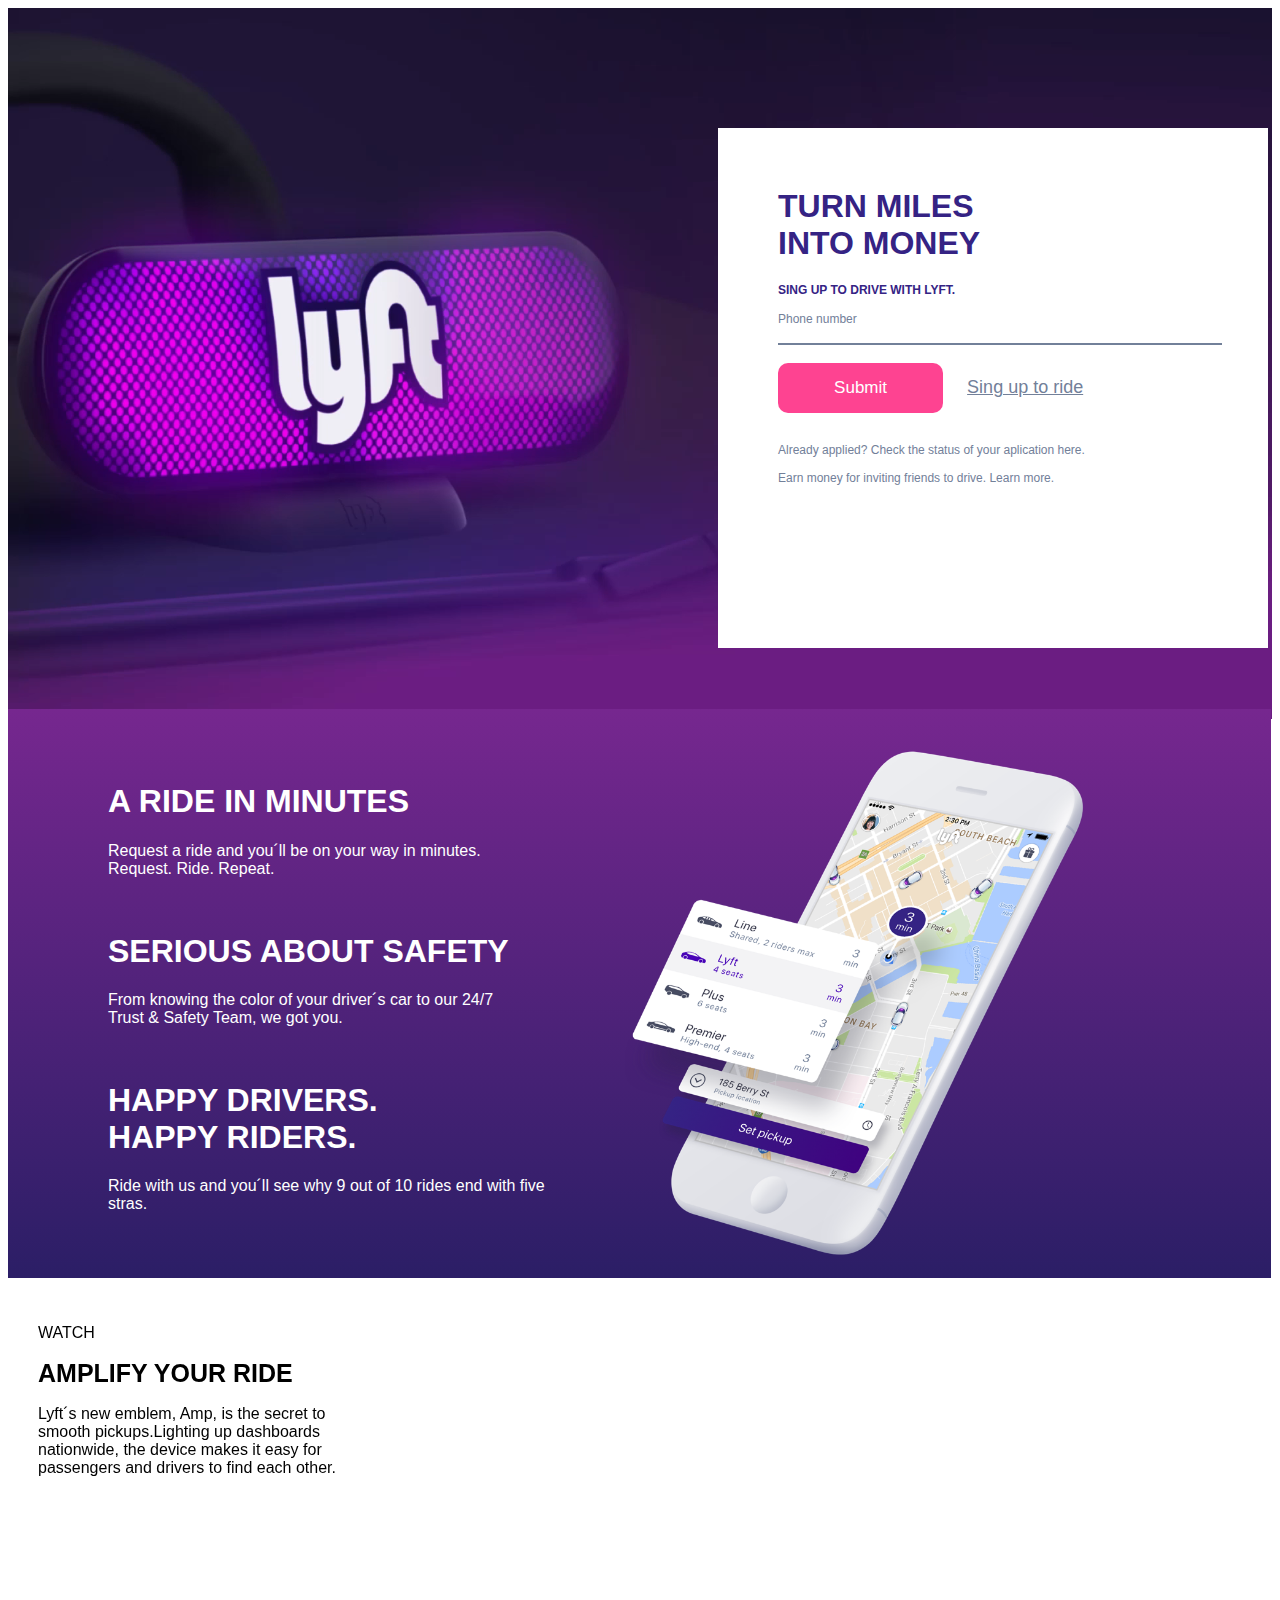
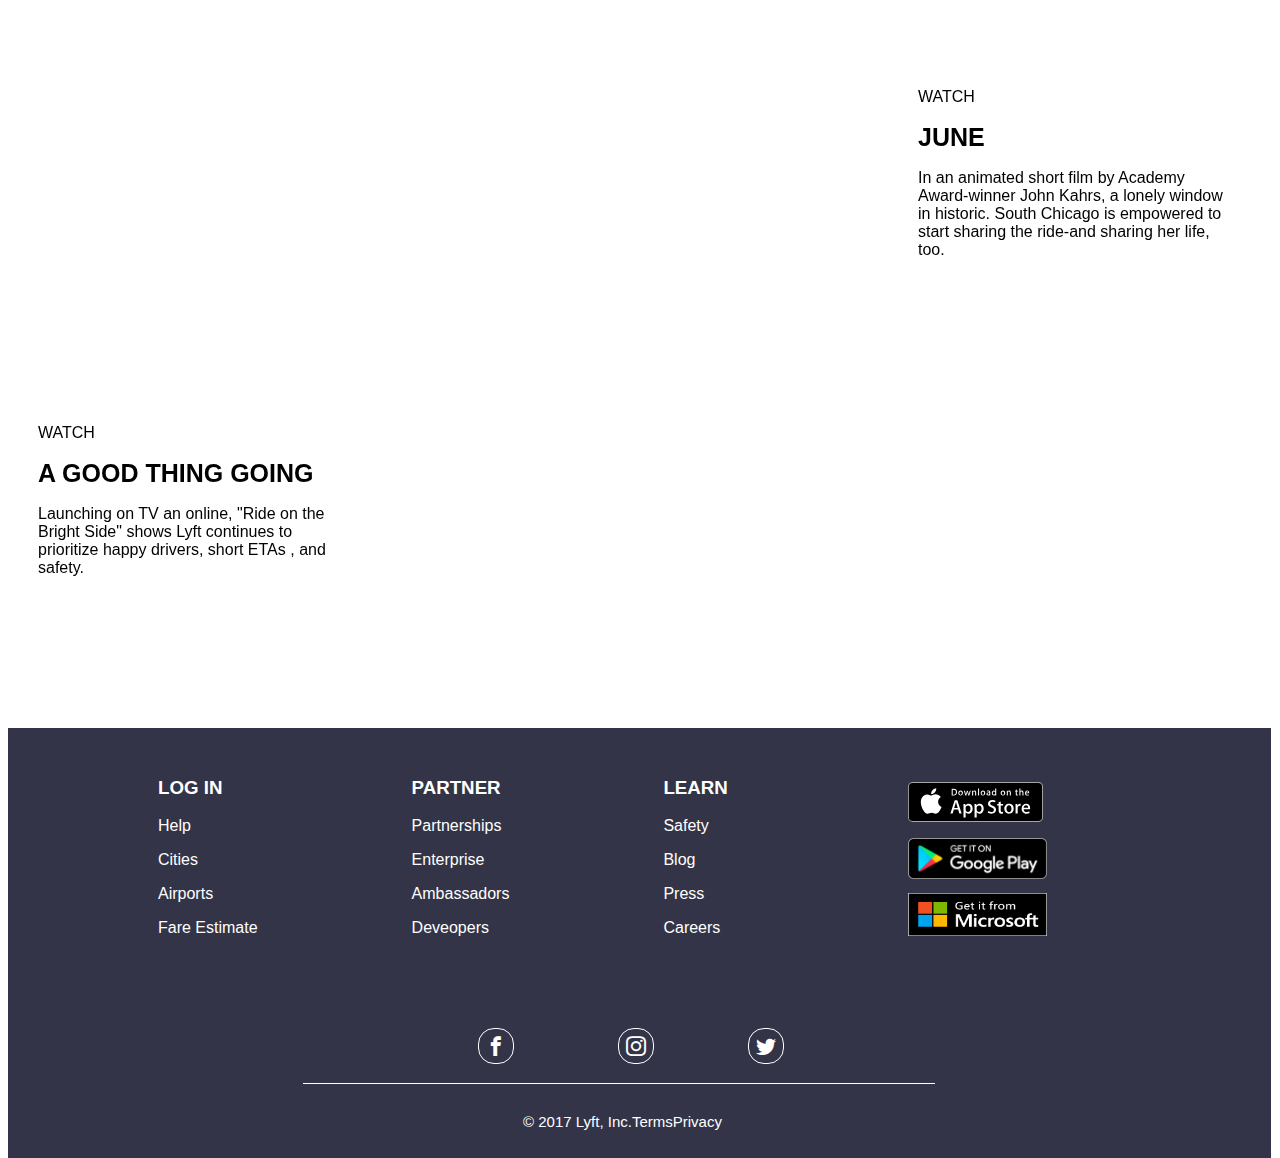
<file: index.html>
<!DOCTYPE html>
<html lang="en">
<head>
  <meta charset="UTF-8">
  <meta name="viewport" content="width=device-width, initial-scale=1.0">
  <meta http-equiv="X-UA-Compatible" content="ie=edge">
  <link rel="stylesheet" href="assets/css/main.css">
  <link rel="stylesheet" href="assets/icom/style.css">
  <title>Document</title>
</head>
<body>
  <!--<nav id="nav">
    <img src="assets/img/logo-pink.png" alt="">
    <a  id="drive" href="#">Drive</a>
    <a  id="explore" href="#">Explore</a>
    <a id="help" href="#">Help</a>
    <div id="log">
      <a href="#">Log in</a>
    </div>
    <div id="sing">
      <a href="#">Sing up</a>
    </div>
  </nav>-->
  <header>
    <nav id="nav">
      <video id="mivideo" autoplay="autoplay" loop>
          <source src="assets/img/hero-video.mp4" type="video/mp4"></source>
      </video>
      <div id="menu">
        <img src="assets/img/logo-white.png" alt="">
        <a  id="drive" href="#">Drive</a>
        <a  id="explore" href="#">Explore</a>
        <a id="help" href="#">Help</a>
        <div id="log">
          <a href="#">Log in</a>
        </div>
        <!--<div id="sing">
          <a href="#">Sing up</a>
        </div>-->
      </div>
    </nav>
    <div id="formulario-contenedor">
      <div id="titulo-uno">
        <h1>TURN MILES <br>INTO MONEY</h1>
        <p><strong>SING UP TO DRIVE WITH LYFT.</strong></p>
      </div>
      <form class="" action="index.html" method="post">
        <div class="">
          <label for="">Phone number</label><br>
          <input type="text" name="" value="" class="input" id="celular" pattern="^([9]\d{8})+$"  maxlength="9" title="El número de celular debe empezar con 9" required="" onclick="abriendoFormulario();"><br><br>
          <span id="spanOculto">
            <label for="">Name</label>
            <input type="text" name="" value="" class="input" id="nombre" pattern="^([A-ZÁÉÍÓÚ]{1}[a-zñáéíóú]+[\s]*)+$" title="Introducir la primera letra con mayúscula" required=""><br><br>
            <label for="">Email</label>
            <input type="text" name="" value="" id="email" p><br><br>
            <label for="">City</label>
            <input type="text" name="" value="" class="input" id="city" pattern="^([A-ZÁÉÍÓÚ]{1}[a-zñáéíóú]+[\s]*)+$" title="Introducir la primera letra con mayúscula" required="">
          </span>
          <input type="submit" name="button" id="boton-form" onclick="this.form.submit(); this.form.reset()"></input>
          <a href="#" id="a-boton">Sing up to ride</a><br><br>
        </div>
      </form>
      <p id="formulario-condiciones">Already applied? Check the status of your aplication here.<br><br>Earn money for inviting friends to drive. Learn more.</p>
    </div>
  </header>
  <div id="informacion-uno">
      <img src="assets/img/phone.png" alt="">
      <div id="tit-info-uno">
        <h1>A RIDE IN MINUTES</h1>
        <p>Request a ride and you´ll be on your way in minutes. <br> Request. Ride. Repeat.</p>
      </div>
      <div id="tit-info-dos">
        <h1>SERIOUS ABOUT SAFETY</h1>
        <p>From knowing the color of your driver´s car to our 24/7<br>Trust & Safety Team, we got you.</p>
      </div>
      <div id="tit-info-tres">
        <h1>HAPPY DRIVERS.<br>HAPPY RIDERS.</h1>
        <p>Ride with  us and you´ll see why 9 out of 10 rides end with five<br>stras.</p>
      </div>
  </div>
  <div id="videos-uno">
    <div id="texto-uno">
      <p>WATCH</p>
      <h1>AMPLIFY YOUR RIDE</h1>
      <p>Lyft´s new emblem, Amp, is the secret to <br>smooth pickups.Lighting up dashboards <br>nationwide, the device makes it easy for <br>passengers and drivers to find each other.</p>
    </div>
    <iframe width="640" height="360" src="https://www.youtube.com/embed/fLSmUWOYpKw" frameborder="0" allowfullscreen></iframe>
  </div>
  <div id="videos-dos">
    <iframe width="640" height="360" src="https://www.youtube.com/embed/v8nyGzOLsdw" frameborder="0" allowfullscreen></iframe>
    <div id="texto-dos">
      <p>WATCH</p>
      <h1>JUNE</h1>
      <p>In an animated short film by Academy<br>Award-winner John Kahrs, a lonely window<br>in historic. South Chicago is empowered to <br>start sharing the ride-and sharing her life,<br>too.</p>
    </div>
  </div>
  <div id="videos-tres">
    <div id="texto-tres">
      <p>WATCH</p>
      <h1>A GOOD THING GOING</h1>
      <p>Launching on TV an online, "Ride on the<br>Bright Side" shows Lyft continues to<br>prioritize happy drivers, short ETAs , and<br>safety.</p>
    </div>
    <iframe width="640" height="360" src="https://www.youtube.com/embed/xj2VWLV0xCU" frameborder="0" allowfullscreen></iframe>
  </div>
  <footer>
    <div id="columna-uno">
      <h3>LOG IN</h3>
      <p>Help</p>
      <p>Cities</p>
      <p>Airports</p>
      <p>Fare Estimate</p>
    </div>
    <div id="columna-dos">
      <h3>PARTNER</h3>
      <p>Partnerships</p>
      <p>Enterprise</p>
      <p>Ambassadors</p>
      <p>Deveopers</p>
    </div>
    <div id="columna-tres">
      <h3>LEARN</h3>
      <p>Safety</p>
      <p>Blog</p>
      <p>Press</p>
      <p>Careers</p>
    </div>
    <img src="assets/img/apple-store.svg" alt="" id="apple">
    <img src="assets/img/google-play.png" alt="" id="google">
    <img src="assets/img/microsoft.png" alt="" id="micro">
    <div id="facebook" class="icon-facebook"></div>
    <div id="instagram" class="icon-instagram" ></div>
    <div id="twitter" class="icon-twitter" ></div>
    <div id="guion">
    <span id="copy">&copy 2017 Lyft, Inc.TermsPrivacy</span>
    </div>
  </footer>
<script src="assets/js/app.js" charset="utf-8"></script>
<script type="text/javascript">

</script>
</body>
</html>
</file>
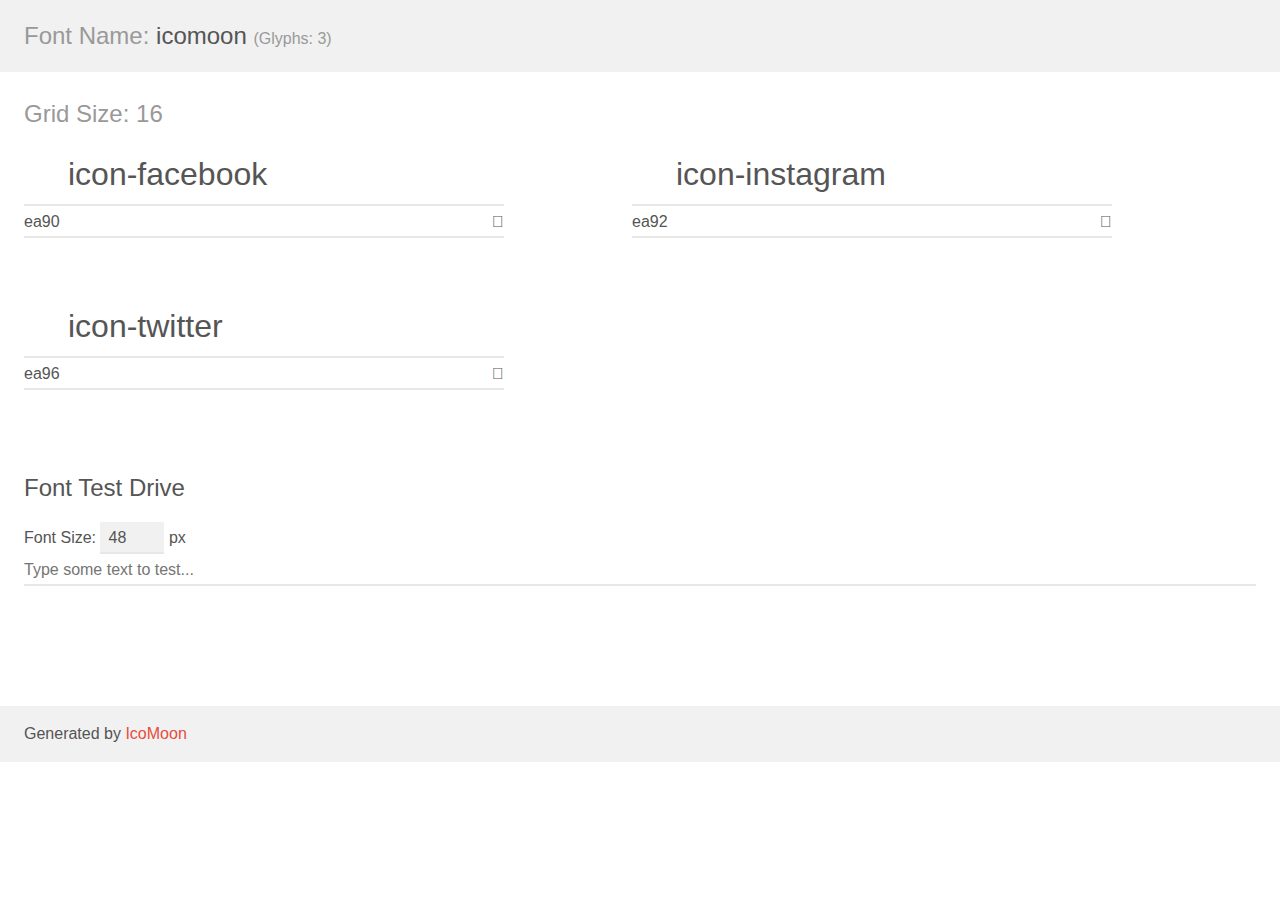
<file: assets/icom/demo.html>
<!doctype html>
<html>
<head>
    <meta charset="utf-8">
    <title>IcoMoon Demo</title>
    <meta name="description" content="An Icon Font Generated By IcoMoon.io">
    <meta name="viewport" content="width=device-width, initial-scale=1">
    <link rel="stylesheet" href="demo-files/demo.css">
    <link rel="stylesheet" href="style.css"></head>
<body>
    <div class="bgc1 clearfix">
        <h1 class="mhmm mvm"><span class="fgc1">Font Name:</span> icomoon <small class="fgc1">(Glyphs:&nbsp;3)</small></h1>
    </div>
    <div class="clearfix mhl ptl">
        <h1 class="mvm mtn fgc1">Grid Size: 16</h1>
        <div class="glyph fs1">
            <div class="clearfix bshadow0 pbs">
                <span class="icon-facebook">
                
                </span>
                <span class="mls"> icon-facebook</span>
            </div>
            <fieldset class="fs0 size1of1 clearfix hidden-false">
                <input type="text" readonly value="ea90" class="unit size1of2" />
                <input type="text" maxlength="1" readonly value="&#xea90;" class="unitRight size1of2 talign-right" />
            </fieldset>
            <div class="fs0 bshadow0 clearfix hidden-true">
                <span class="unit pvs fgc1">liga: </span>
                <input type="text" readonly value="facebook, brand10" class="liga unitRight" />
            </div>
        </div>
        <div class="glyph fs1">
            <div class="clearfix bshadow0 pbs">
                <span class="icon-instagram">
                
                </span>
                <span class="mls"> icon-instagram</span>
            </div>
            <fieldset class="fs0 size1of1 clearfix hidden-false">
                <input type="text" readonly value="ea92" class="unit size1of2" />
                <input type="text" maxlength="1" readonly value="&#xea92;" class="unitRight size1of2 talign-right" />
            </fieldset>
            <div class="fs0 bshadow0 clearfix hidden-true">
                <span class="unit pvs fgc1">liga: </span>
                <input type="text" readonly value="instagram, brand12" class="liga unitRight" />
            </div>
        </div>
        <div class="glyph fs1">
            <div class="clearfix bshadow0 pbs">
                <span class="icon-twitter">
                
                </span>
                <span class="mls"> icon-twitter</span>
            </div>
            <fieldset class="fs0 size1of1 clearfix hidden-false">
                <input type="text" readonly value="ea96" class="unit size1of2" />
                <input type="text" maxlength="1" readonly value="&#xea96;" class="unitRight size1of2 talign-right" />
            </fieldset>
            <div class="fs0 bshadow0 clearfix hidden-true">
                <span class="unit pvs fgc1">liga: </span>
                <input type="text" readonly value="twitter, brand16" class="liga unitRight" />
            </div>
        </div>
    </div>

    <!--[if gt IE 8]><!-->
    <div class="mhl clearfix mbl">
        <h1>Font Test Drive</h1>
        <label>
            Font Size: <input id="fontSize" type="number" class="textbox0 mbm"
            min="8" value="48" />
            px
        </label>
        <input id="testText" type="text" class="phl size1of1 mvl"
        placeholder="Type some text to test..." value=""/>
        <div id="testDrive" class="icon-">&nbsp;
        </div>
    </div>
    <!--<![endif]-->
    <div class="bgc1 clearfix">
        <p class="mhl">Generated by <a href="https://icomoon.io/app">IcoMoon</a></p>
    </div>

    <script src="demo-files/demo.js"></script>
</body>
</html>
</file>
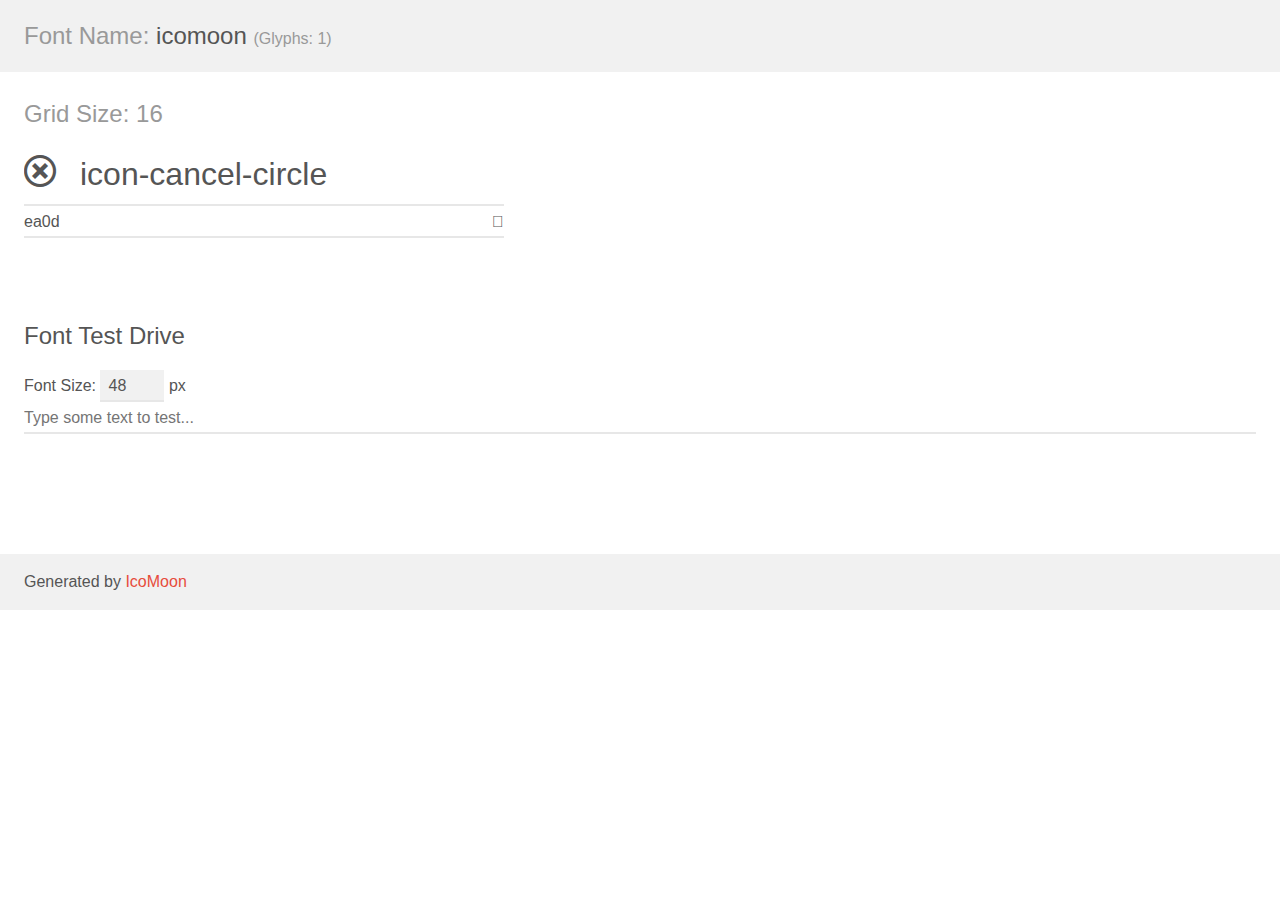
<file: assets/icomDos/demo.html>
<!doctype html>
<html>
<head>
    <meta charset="utf-8">
    <title>IcoMoon Demo</title>
    <meta name="description" content="An Icon Font Generated By IcoMoon.io">
    <meta name="viewport" content="width=device-width, initial-scale=1">
    <link rel="stylesheet" href="demo-files/demo.css">
    <link rel="stylesheet" href="style.css"></head>
<body>
    <div class="bgc1 clearfix">
        <h1 class="mhmm mvm"><span class="fgc1">Font Name:</span> icomoon <small class="fgc1">(Glyphs:&nbsp;1)</small></h1>
    </div>
    <div class="clearfix mhl ptl">
        <h1 class="mvm mtn fgc1">Grid Size: 16</h1>
        <div class="glyph fs1">
            <div class="clearfix bshadow0 pbs">
                <span class="icon-cancel-circle">
                
                </span>
                <span class="mls"> icon-cancel-circle</span>
            </div>
            <fieldset class="fs0 size1of1 clearfix hidden-false">
                <input type="text" readonly value="ea0d" class="unit size1of2" />
                <input type="text" maxlength="1" readonly value="&#xea0d;" class="unitRight size1of2 talign-right" />
            </fieldset>
            <div class="fs0 bshadow0 clearfix hidden-true">
                <span class="unit pvs fgc1">liga: </span>
                <input type="text" readonly value="cancel-circle, close" class="liga unitRight" />
            </div>
        </div>
    </div>

    <!--[if gt IE 8]><!-->
    <div class="mhl clearfix mbl">
        <h1>Font Test Drive</h1>
        <label>
            Font Size: <input id="fontSize" type="number" class="textbox0 mbm"
            min="8" value="48" />
            px
        </label>
        <input id="testText" type="text" class="phl size1of1 mvl"
        placeholder="Type some text to test..." value=""/>
        <div id="testDrive" class="icon-">&nbsp;
        </div>
    </div>
    <!--<![endif]-->
    <div class="bgc1 clearfix">
        <p class="mhl">Generated by <a href="https://icomoon.io/app">IcoMoon</a></p>
    </div>

    <script src="demo-files/demo.js"></script>
</body>
</html>
</file>
<file: assets/css/main.css>
#mivideo {
    width: 100%;
    background: linear-gradient(#76278f,#2B1E66);
}
#nav{
  width: 100%;
  height: 70px;
  font-family: Arial;
  font-size: 20px;

}
#menu{
  display: inline-block;
  position: absolute;
  margin-top: -700px;
}
#nav img{
  width: 5%;
  height: 50px;
  margin-left: 50px;
  margin-top: 15px;
}
#nav a{
  text-decoration: none;
  color: white;
}
#nav div {
  display: inline-block;
}
#nav #drive{
  margin-left: 600px;
}
#nav #explore{
  margin-left: 20px;
}
#nav #help{
  margin-left: 20px;
}
#nav #log{
  margin-left: 20px;
  border: 1px solid white;
  width: 6%;
  border-radius: 5px;
  padding: 10px 5px 10px 5px;
}
#nav #log a{
  margin-left: 10px;
}
/*#nav #sing{
  margin-left: 20px;
  border: 1px solid #FE4391;
  width: 7%;
  border-radius: 5px;
  padding: 10px 5px 10px 5px;

}
#nav #sing a{
  margin-left: 10px;
  color: #FE4391;
}*/
/*CREANDO FORMULARIO*/
#formulario-contenedor{
  width: 43%;
  height: 500px;
  position: absolute;
  background: white;
  margin-left: 710px;
  margin-top: 50px;
  padding-top: 20px;
}
#titulo-uno h1{
  font-family: Arial;
  color:#352384;
}
#titulo-uno p{
  font-family: Arial;
  color:#352384;
  font-size: 12px;
}
#titulo-uno{
  margin-left: 60px;
  margin-top: 40px;
}
input[type=text] {
    border: none;
    border-bottom: 2px solid #728099;
    outline: 0;
    width: 80%;
    height: 10px;
    display: inline-block;
    font-family: "Arial";
    margin-left: 60px;

}
label{
  font-family: Arial;
  color:#728099;
  font-size: 12px;
  margin-left: 60px;
}
#boton-form{
  background: #FE4391 ;
  border: none;
  width: 30%;
  height: 50px;
  font-family: Arial;
  color: white;
  border-radius: 10px;
  margin-left: 60px;
  font-size: 17px;
  outline: 0;
  cursor: pointer;
}
#a-boton{
  color: #728099;
  font-family: Arial;
  font-size: 18px;
  margin-left: 20px;
}
#formulario-condiciones{
  font-family: Arial;
  color: #728099;
  font-size: 12px;
  margin-left: 60px;
}
/*FORMULARIO OCULTO*/
#spanOculto{
  display: none;
}
/*CREANDO SECCION INFORMACION UNO*/
#informacion-uno{
  width: 98.7%;
  height: 570px;
  background: linear-gradient(#76278f,#2B1E66);
  position: absolute;
  margin-top: 631px;

}
#informacion-uno img{
  width: 40%;
  margin-left: 600px;
  margin-top: 30px;
}
#tit-info-uno{
  margin-top: -510px;
  margin-left: 100px;
}
#tit-info-uno h1, #tit-info-uno p{
  font-family: Arial;
  color: white;
}
#tit-info-dos{
  margin-top: 55px;
  margin-left: 100px;
}
#tit-info-dos h1, #tit-info-dos p{
  font-family: Arial;
  color: white;
}
#tit-info-tres{
  margin-top: 55px;
  margin-left: 100px;
}
#tit-info-tres h1, #tit-info-tres p{
  font-family: Arial;
  color: white;
}
/* CREANDO SECCION VIDEOS*/
#videos-uno{
  width: 98.7%;
  height: 350px;
  position: absolute;
  background-color: white;
  margin-top: 1200px;
}
#videos-uno iframe{
  margin-left: 374px;
  margin-top: -245px;
  width: 70%;
}
#texto-uno{
  padding: 30px;
  width: 30%;
}
#texto-uno h1{
  font-family: Arial;
  font-size: 25px;
}
#texto-uno p{
  font-family: Arial;

}
#videos-dos{
  width: 98.7%;
  height: 350px;
  position: absolute;
  background-color: white;
  margin-top: 1560px;
}
#videos-dos iframe{
  width: 70%;
  height: 350px;
}
#texto-dos{
  padding: 30px;
  width: 25%;
  margin-left: 880px;
  margin-top: -350px;
}
#texto-dos h1{
  font-family: Arial;
  font-size: 25px;
}
#texto-dos p{
  font-family: Arial;

}
#videos-tres{
  width: 98.7%;
  height: 350px;
  position: absolute;
  background-color: white;
  margin-top: 1900px;
}
#videos-tres iframe{
  width: 69.5%;
  height: 350px;
  margin-left:380px;
  margin-top: -245px;
}
#texto-tres{
  padding: 30px;
  width: 30%;
}
#texto-tres h1{
  font-family: Arial;
  font-size: 25px;
}
#texto-tres p{
  font-family: Arial;

}
/* CREANDO SECCION FOOTER*/
footer{
  width: 98.7%;
  height: 430px;
  background: #333447;
  position: absolute;
  margin-top: 2250px;
}
#columna-uno{
  display: inline-block;
  margin-left: 150px;
  margin-top: 30px;
}
#columna-uno h3, #columna-uno p, #columna-dos h3, #columna-dos p, #columna-tres h3, #columna-tres p{
  font-family: Arial;
  color: white;
}
#columna-uno p:hover, #columna-dos p:hover, #columna-tres p:hover{
  color: #FE4391;
  cursor: pointer;
  text-decoration: underline;
}
#columna-uno h3:hover, #columna-dos h3:hover, #columna-tres h3:hover{
  text-decoration: underline;
  cursor: pointer;
}
#columna-dos{
  display: inline-block;
  margin-left: 150px;
  margin-top: 30px;
}
#columna-tres{
  display: inline-block;
  margin-left: 150px;
  margin-top: 30px;
}
#apple{
  margin-top: 54px;
  position: absolute;
  margin-left: 180px;
}
#google{
  width: 11%;
  margin-left: 180px;
  margin-top: 110px;
  position: absolute;
}
#micro{
  width: 11%;
  height: 43px;
  position: absolute;
  margin-left: 180px;
  margin-top: 165px;
}
#facebook{
  display: inline-block;
  margin-top: 300px;
  position: absolute;
  margin-left: -250px;
  border: 1px solid white;
  border-radius: 16px;
  padding: 7px;
}
#instagram{
  display: inline-block;
  margin-top: 300px;
  position: absolute;
  margin-left: -110px;
  border: 1px solid white;
  border-radius: 16px;
  padding: 7px;
}
#twitter{
  display: inline-block;
  margin-top: 300px;
  position: absolute;
  margin-left: 20px;
  border: 1px solid white;
  border-radius: 16px;
  padding: 7px;
}
#guion{
  width: 50%;
  height: 1px;
  background: white;
  margin-left: 295px;
  margin-top: 130px;
}
#copy{
  font-family: Arial;
  font-size: 15px;
  color: white;
  margin-top: 30px;
  position: absolute;
  margin-left: 220px;
}
#error-uno{
  font-size: 20px;
  color: red;
  margin-left: 470px;
  margin-top: -50px;
  position: absolute;
  display: none;
}
</file>
<file: assets/icom/style.css>
@font-face {
  font-family: 'icomoon';
  src:  url('fonts/icomoon.eot?j93iqa');
  src:  url('fonts/icomoon.eot?j93iqa#iefix') format('embedded-opentype'),
    url('fonts/icomoon.ttf?j93iqa') format('truetype'),
    url('fonts/icomoon.woff?j93iqa') format('woff'),
    url('fonts/icomoon.svg?j93iqa#icomoon') format('svg');
  font-weight: normal;
  font-style: normal;
}

[class^="icon-"], [class*=" icon-"] {
  /* use !important to prevent issues with browser extensions that change fonts */
  font-family: 'icomoon' !important;
  speak: none;
  font-style: normal;
  font-weight: normal;
  font-variant: normal;
  text-transform: none;
  line-height: 1;

  /* Better Font Rendering =========== */
  -webkit-font-smoothing: antialiased;
  -moz-osx-font-smoothing: grayscale;
}

.icon-facebook:before {
  content: "\ea90";
  color: white;
  font-size: 20px;
}
.icon-instagram:before {
  content: "\ea92";
  color: white;
  font-size: 20px;
}
.icon-twitter:before {
  content: "\ea96";
  color: white;
  font-size: 20px;
}
</file>
<file: assets/icom/demo-files/demo.css>
body {
  padding: 0;
  margin: 0;
  font-family: sans-serif;
  font-size: 1em;
  line-height: 1.5;
  color: #555;
  background: #fff;
}
h1 {
  font-size: 1.5em;
  font-weight: normal;
}
small {
  font-size: .66666667em;
}
a {
  color: #e74c3c;
  text-decoration: none;
}
a:hover, a:focus {
  box-shadow: 0 1px #e74c3c;
}
.bshadow0, input {
  box-shadow: inset 0 -2px #e7e7e7;
}
input:hover {
  box-shadow: inset 0 -2px #ccc;
}
input, fieldset {
  font-family: sans-serif;
  font-size: 1em;
  margin: 0;
  padding: 0;
  border: 0;
}
input {
  color: inherit;
  line-height: 1.5;
  height: 1.5em;
  padding: .25em 0;
}
input:focus {
  outline: none;
  box-shadow: inset 0 -2px #449fdb;
}
.glyph {
  font-size: 16px;
  width: 15em;
  padding-bottom: 1em;
  margin-right: 4em;
  margin-bottom: 1em;
  float: left;
  overflow: hidden;
}
.liga {
  width: 80%;
  width: calc(100% - 2.5em);
}
.talign-right {
  text-align: right;
}
.talign-center {
  text-align: center;
}
.bgc1 {
  background: #f1f1f1;
}
.fgc1 {
  color: #999;
}
.fgc0 {
  color: #000;
}
p {
  margin-top: 1em;
  margin-bottom: 1em;
}
.mvm {
  margin-top: .75em;
  margin-bottom: .75em;
}
.mtn {
  margin-top: 0;
}
.mtl, .mal {
  margin-top: 1.5em;
}
.mbl, .mal {
  margin-bottom: 1.5em;
}
.mal, .mhl {
  margin-left: 1.5em;
  margin-right: 1.5em;
}
.mhmm {
  margin-left: 1em;
  margin-right: 1em;
}
.mls {
  margin-left: .25em;
}
.ptl {
  padding-top: 1.5em;
}
.pbs, .pvs {
  padding-bottom: .25em;
}
.pvs, .pts {
  padding-top: .25em;
}
.unit {
  float: left;
}
.unitRight {
  float: right;
}
.size1of2 {
  width: 50%;
}
.size1of1 {
  width: 100%;
}
.clearfix:before, .clearfix:after {
  content: " ";
  display: table;
}
.clearfix:after {
  clear: both;
}
.hidden-true {
  display: none;
}
.textbox0 {
  width: 3em;
  background: #f1f1f1;
  padding: .25em .5em;
  line-height: 1.5;
  height: 1.5em;
}
#testDrive {
  display: block;
  padding-top: 24px;
  line-height: 1.5;
}
.fs0 {
  font-size: 16px;
}
.fs1 {
  font-size: 32px;
}
</file>
<file: assets/icomDos/demo-files/demo.css>
body {
  padding: 0;
  margin: 0;
  font-family: sans-serif;
  font-size: 1em;
  line-height: 1.5;
  color: #555;
  background: #fff;
}
h1 {
  font-size: 1.5em;
  font-weight: normal;
}
small {
  font-size: .66666667em;
}
a {
  color: #e74c3c;
  text-decoration: none;
}
a:hover, a:focus {
  box-shadow: 0 1px #e74c3c;
}
.bshadow0, input {
  box-shadow: inset 0 -2px #e7e7e7;
}
input:hover {
  box-shadow: inset 0 -2px #ccc;
}
input, fieldset {
  font-family: sans-serif;
  font-size: 1em;
  margin: 0;
  padding: 0;
  border: 0;
}
input {
  color: inherit;
  line-height: 1.5;
  height: 1.5em;
  padding: .25em 0;
}
input:focus {
  outline: none;
  box-shadow: inset 0 -2px #449fdb;
}
.glyph {
  font-size: 16px;
  width: 15em;
  padding-bottom: 1em;
  margin-right: 4em;
  margin-bottom: 1em;
  float: left;
  overflow: hidden;
}
.liga {
  width: 80%;
  width: calc(100% - 2.5em);
}
.talign-right {
  text-align: right;
}
.talign-center {
  text-align: center;
}
.bgc1 {
  background: #f1f1f1;
}
.fgc1 {
  color: #999;
}
.fgc0 {
  color: #000;
}
p {
  margin-top: 1em;
  margin-bottom: 1em;
}
.mvm {
  margin-top: .75em;
  margin-bottom: .75em;
}
.mtn {
  margin-top: 0;
}
.mtl, .mal {
  margin-top: 1.5em;
}
.mbl, .mal {
  margin-bottom: 1.5em;
}
.mal, .mhl {
  margin-left: 1.5em;
  margin-right: 1.5em;
}
.mhmm {
  margin-left: 1em;
  margin-right: 1em;
}
.mls {
  margin-left: .25em;
}
.ptl {
  padding-top: 1.5em;
}
.pbs, .pvs {
  padding-bottom: .25em;
}
.pvs, .pts {
  padding-top: .25em;
}
.unit {
  float: left;
}
.unitRight {
  float: right;
}
.size1of2 {
  width: 50%;
}
.size1of1 {
  width: 100%;
}
.clearfix:before, .clearfix:after {
  content: " ";
  display: table;
}
.clearfix:after {
  clear: both;
}
.hidden-true {
  display: none;
}
.textbox0 {
  width: 3em;
  background: #f1f1f1;
  padding: .25em .5em;
  line-height: 1.5;
  height: 1.5em;
}
#testDrive {
  display: block;
  padding-top: 24px;
  line-height: 1.5;
}
.fs0 {
  font-size: 16px;
}
.fs1 {
  font-size: 32px;
}
</file>
<file: assets/icomDos/style.css>
@font-face {
  font-family: 'icomoon';
  src:  url('fonts/icomoon.eot?x53zl');
  src:  url('fonts/icomoon.eot?x53zl#iefix') format('embedded-opentype'),
    url('fonts/icomoon.ttf?x53zl') format('truetype'),
    url('fonts/icomoon.woff?x53zl') format('woff'),
    url('fonts/icomoon.svg?x53zl#icomoon') format('svg');
  font-weight: normal;
  font-style: normal;
}

[class^="icon-"], [class*=" icon-"] {
  /* use !important to prevent issues with browser extensions that change fonts */
  font-family: 'icomoon' !important;
  speak: none;
  font-style: normal;
  font-weight: normal;
  font-variant: normal;
  text-transform: none;
  line-height: 1;

  /* Better Font Rendering =========== */
  -webkit-font-smoothing: antialiased;
  -moz-osx-font-smoothing: grayscale;
}

.icon-cancel-circle:before {
  content: "\ea0d";
}
</file>
